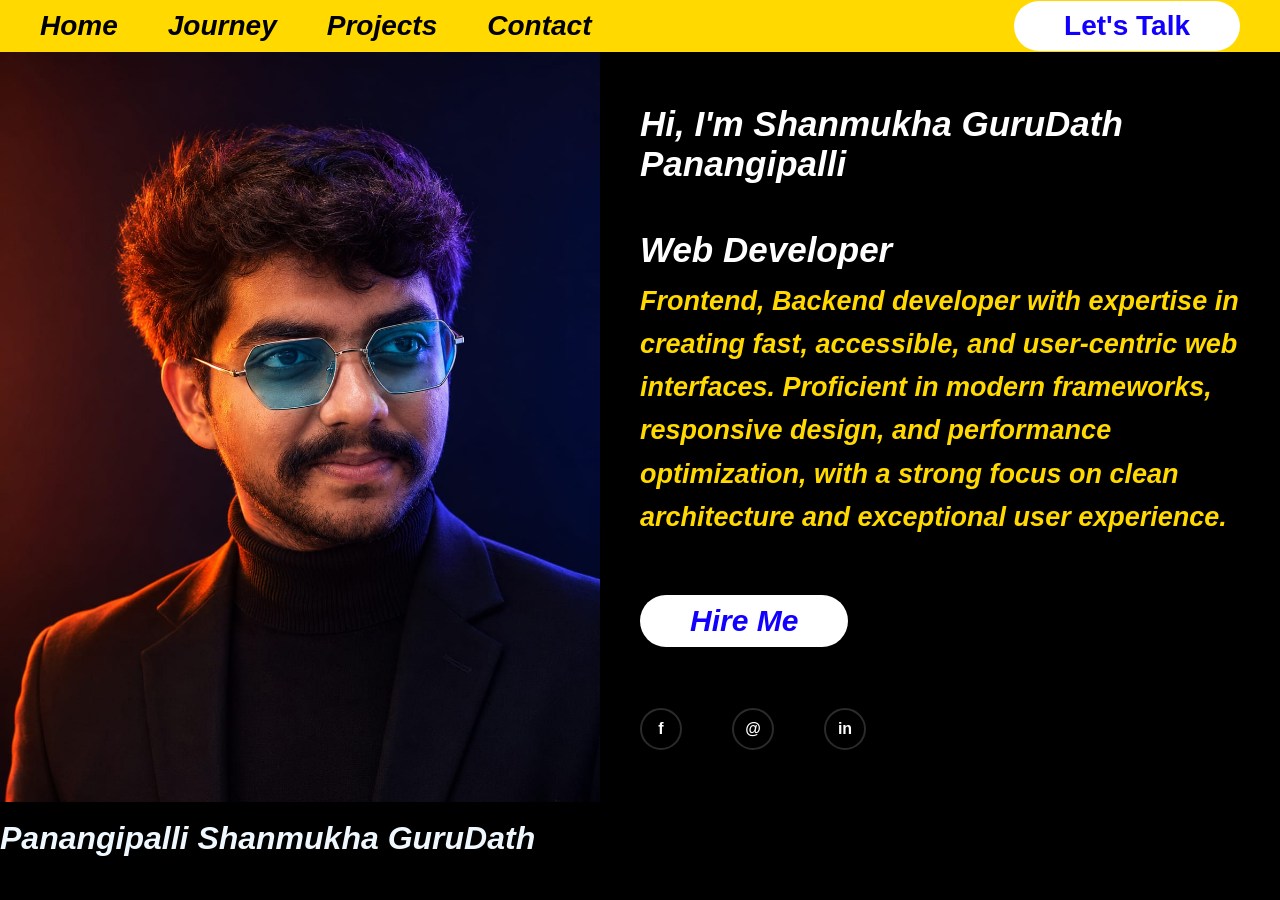
<file: index.html>
<!DOCTYPE html>
<html lang="en">
<head>
    <meta charset="UTF-8">
    <meta name="viewport" content="width=device-width, initial-scale=1.0">
    <title>Portfolio</title>
    <link rel="stylesheet" href="style.css">
</head>
<body>
    <div class="top-bar">
        <div class="nav-container">
            <div class="nav-left">
                <span><i><a href="index.html">Home</a></i></span>
                <span><i><a href="Journey.html">Journey</a></i></span>
                <span><i><a href="Projects.html">Projects</a></i></span>
                <span><i><a href="Contact.html">Contact</a></i></span>
            </div>
            <button class="talk-btn"><b>Let's Talk</b></button>
        </div>
    </div>

    <div class="hero-section">
        <div class="profile">
            <img src="myphoto.jpeg" alt="My Photo" height="850" width="600">
        </div>
        
        
<div>

<div class="hi">
    <div class="text1">
        <h1 class="line1"><i>Hi, I'm Shanmukha GuruDath Panangipalli</i></h1><br><br>
        <h1 class="line1"><i>Web Developer</i></h1>
        
        <h1 class="line2">
        <i><p>
            Frontend, Backend developer with expertise in creating fast, accessible,
            and user-centric web interfaces. Proficient in modern frameworks,
            responsive design, and performance optimization, with a strong focus
            on clean architecture and exceptional user experience.
        </p></i></h1>
        <br><br>
        <button class="Hire"><b><i>Hire Me</i></b></button>
        <br><br><br>
        <div class="social-icons">
    <div class="social-text">
    <a href="#">f</a>
    <a href="#">@</a>
    <a href="https://www.linkedin.com/in/panangipalli-shanmukha-gurudath-939b20364?utm_source=share_via&utm_content=profile&utm_medium=member_android">in</a>
    
</div>
</div>
</div>
</div>
    </div>
    </div>
<br>
<div class="rome">
    <h1><h1><i>Panangipalli Shanmukha GuruDath</i></h1></h1>
</div>
</body>
</html>
</file>
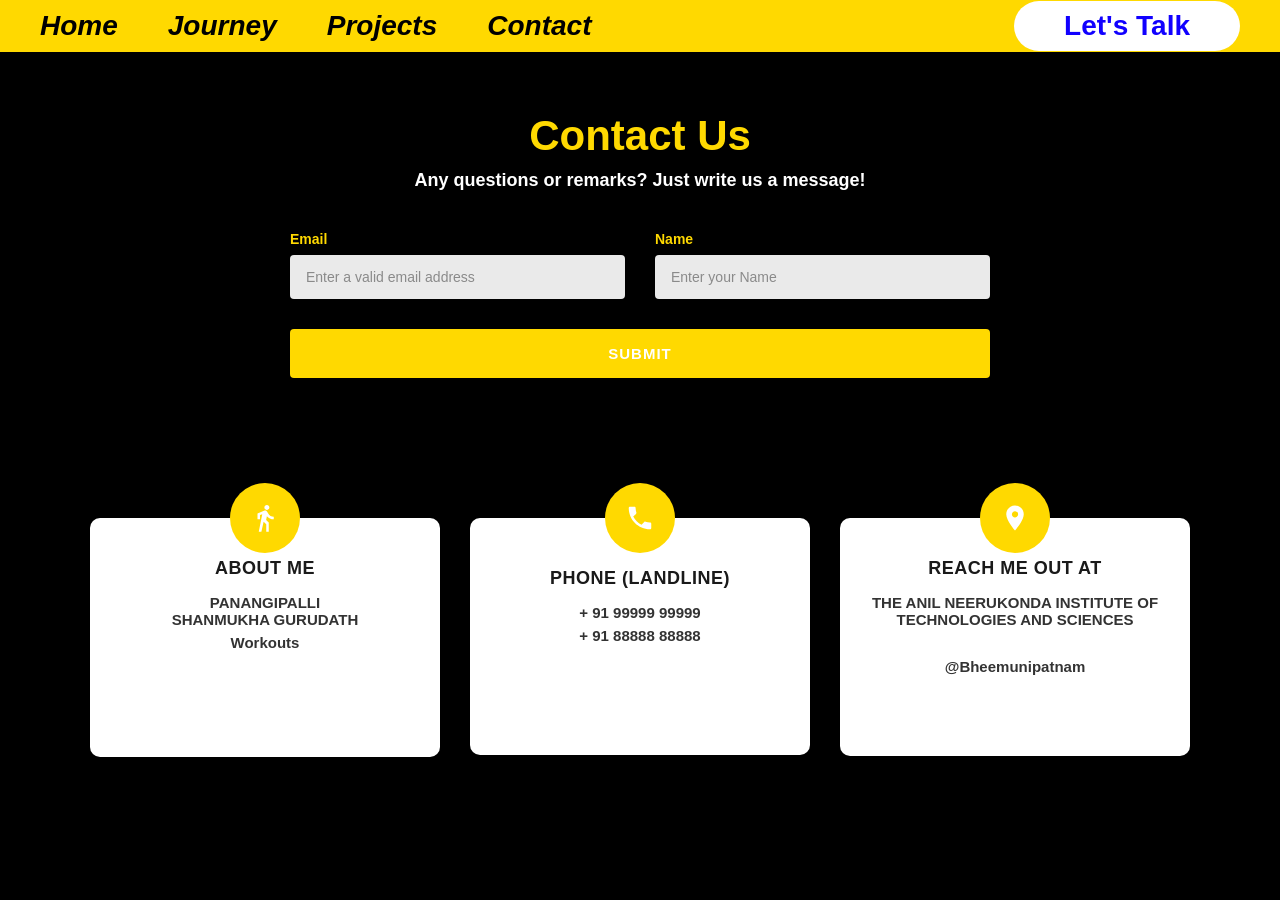
<file: Contact.html>
<!DOCTYPE html>
<html lang="en">
<head>
    <meta charset="UTF-8">
    <meta name="viewport" content="width=device-width, initial-scale=1.0">
    <title>Contact</title>
    <link rel="stylesheet" href="Contact.css">
</head>
<body>
    <div class="top-bar">
    <div class="nav-container">
        <div class="nav-left">
            <span><i><a href="index.html">Home</a></i></span>
            <span><i><a href="Journey.html">Journey</a></i></span>
            <span><i><a href="Projects.html">Projects</a></i></span>
            <span><i><a href="Contact.html">Contact</a></i></span>
        </div>
        <button class="talk-btn"><b>Let's Talk</b></button>
    </div>
    </div>
    <!-- New Contact Form Section -->
    <section class="contact-form-section">
        <h1 class="contact-title">Contact Us</h1>
        <p class="contact-subtitle">Any questions or remarks? Just write us a message!</p>
        <form class="contact-form">
            <div class="form-row">
                <div class="form-group">
                    <label for="email">Email</label>
                    <input type="email" id="email" placeholder="Enter a valid email address" required>
                </div>
                <div class="form-group">
                    <label for="name">Name</label>
                    <input type="text" id="name" placeholder="Enter your Name" required>
                </div>
            </div>
            <button type="submit" class="submit-btn">SUBMIT</button>
        </form>
    </section>

    <!-- New Info / Icon Section -->
    <section class="info-section">
        <div class="info-item">
            <div class="icon-circle">
                <svg viewBox="0 0 24 24"><path d="M13.5 5.5c1.1 0 2-.9 2-2s-.9-2-2-2-2 .9-2 2 .9 2 2 2zM9.8 8.9L7 23h2.1l1.8-8 2.1 2v6h2v-7.5l-2.1-2 .6-3C14.8 12 16.8 13 19 13v-2c-1.9 0-3.5-1-4.3-2.4l-1-1.6c-.4-.6-1-1-1.7-1-.3 0-.5.1-.8.1L6 8.3V13h2V9.6l1.8-.7z"/></svg>
            </div>
            <h3>ABOUT ME</h3>
            <p><b>PANANGIPALLI <BR> SHANMUKHA GURUDATH</b></p>
            <p><b>Workouts</b></p>
        </div>

        <div class="info-item">
            <div class="icon-circle">
                <svg viewBox="0 0 24 24"><path d="M6.6 10.8c1.4 2.8 3.8 5.1 6.6 6.6l2.2-2.2c.3-.3.7-.4 1-.2 1.1.4 2.4.6 3.6.6.6 0 1 .4 1 1V20c0 .6-.4 1-1 1-9.4 0-17-7.6-17-17 0-.6.4-1 1-1h3.5c.6 0 1 .4 1 1 0 1.2.2 2.5.6 3.6.1.4 0 .8-.3 1.1l-2.2 2.1z"/></svg>
            </div>
            <h3>PHONE (LANDLINE)</h3>
            <p><b>+ 91 99999 99999</b></p>
            <p><b>+ 91 88888 88888</b></p>
        </div>

        <div class="info-item">
            <div class="icon-circle">
                <svg viewBox="0 0 24 24"><path d="M12 2C8.1 2 5 5.1 5 9c0 5.2 7 13 7 13s7-7.8 7-13c0-3.9-3.1-7-7-7zm0 9.5c-1.4 0-2.5-1.1-2.5-2.5S10.6 6.5 12 6.5s2.5 1.1 2.5 2.5S13.4 11.5 12 11.5z"/></svg>
            </div>
            <h3>REACH ME OUT AT</h3>
            <p><b>THE ANIL NEERUKONDA INSTITUTE OF TECHNOLOGIES AND SCIENCES</b></p><br>
            <p><b>@Bheemunipatnam</b></p>
        </div>
    </section>
</body>
</html>
</file>
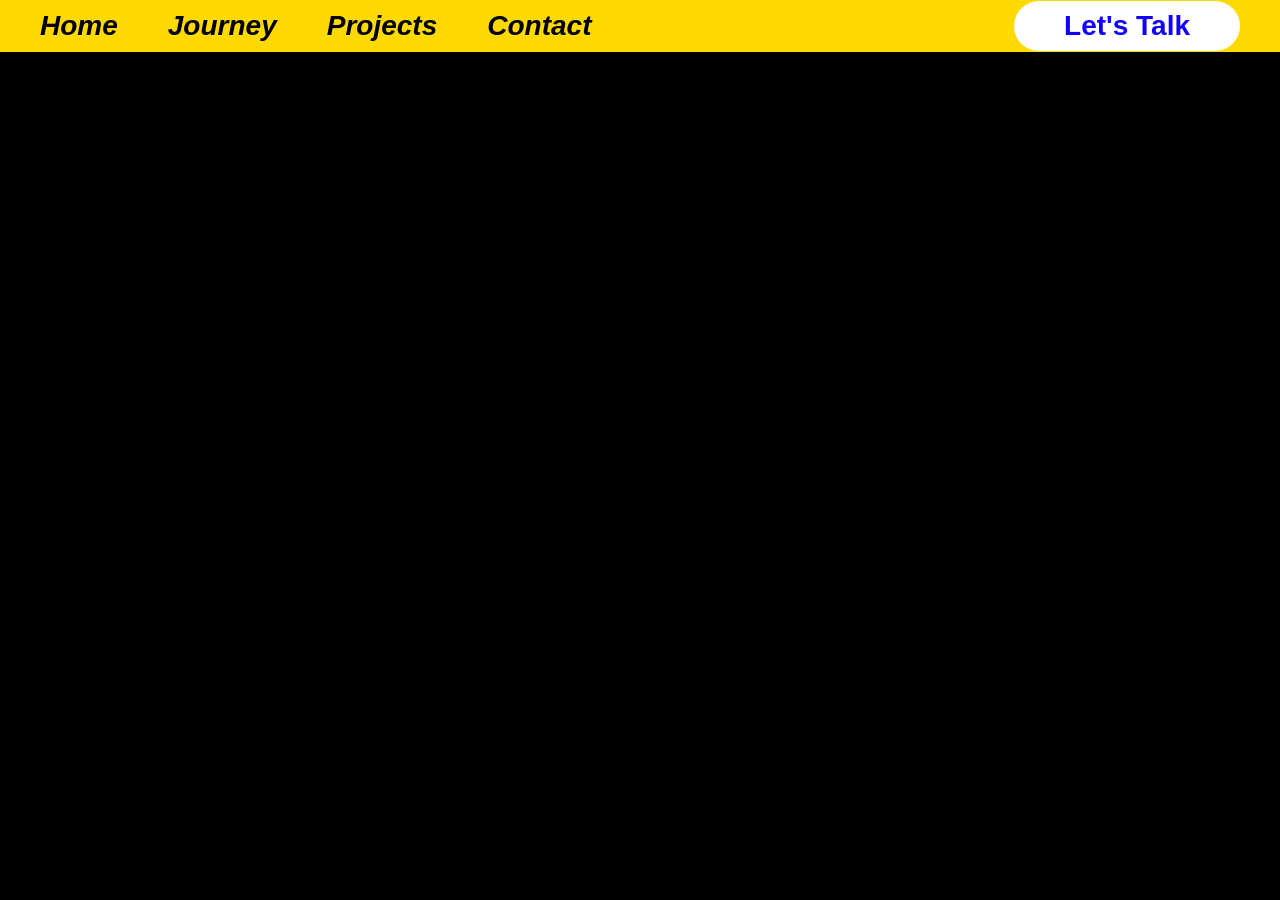
<file: Journey.html>
<!DOCTYPE html>
<html lang="en">
<head>
    <meta charset="UTF-8">
    <meta name="viewport" content="width=device-width, initial-scale=1.0">
    <title>Projects</title>
    <link rel="stylesheet" href="Projects.css">
</head>
<body>
    <div class="top-bar">
        <div class="nav-container">
            <div class="nav-left">
                <span><i><a href="index.html">Home</a></i></span>
                <span><i><a href="Journey.html">Journey</a></i></span>
                <span><i><a href="Projects.html">Projects</a></i></span>
                <span><i><a href="Contact.html">Contact</a></i></span>
            </div>
            <button class="talk-btn"><b>Let's Talk</b></button>
        </div>
    </div>
    
</body>
</html>
</file>
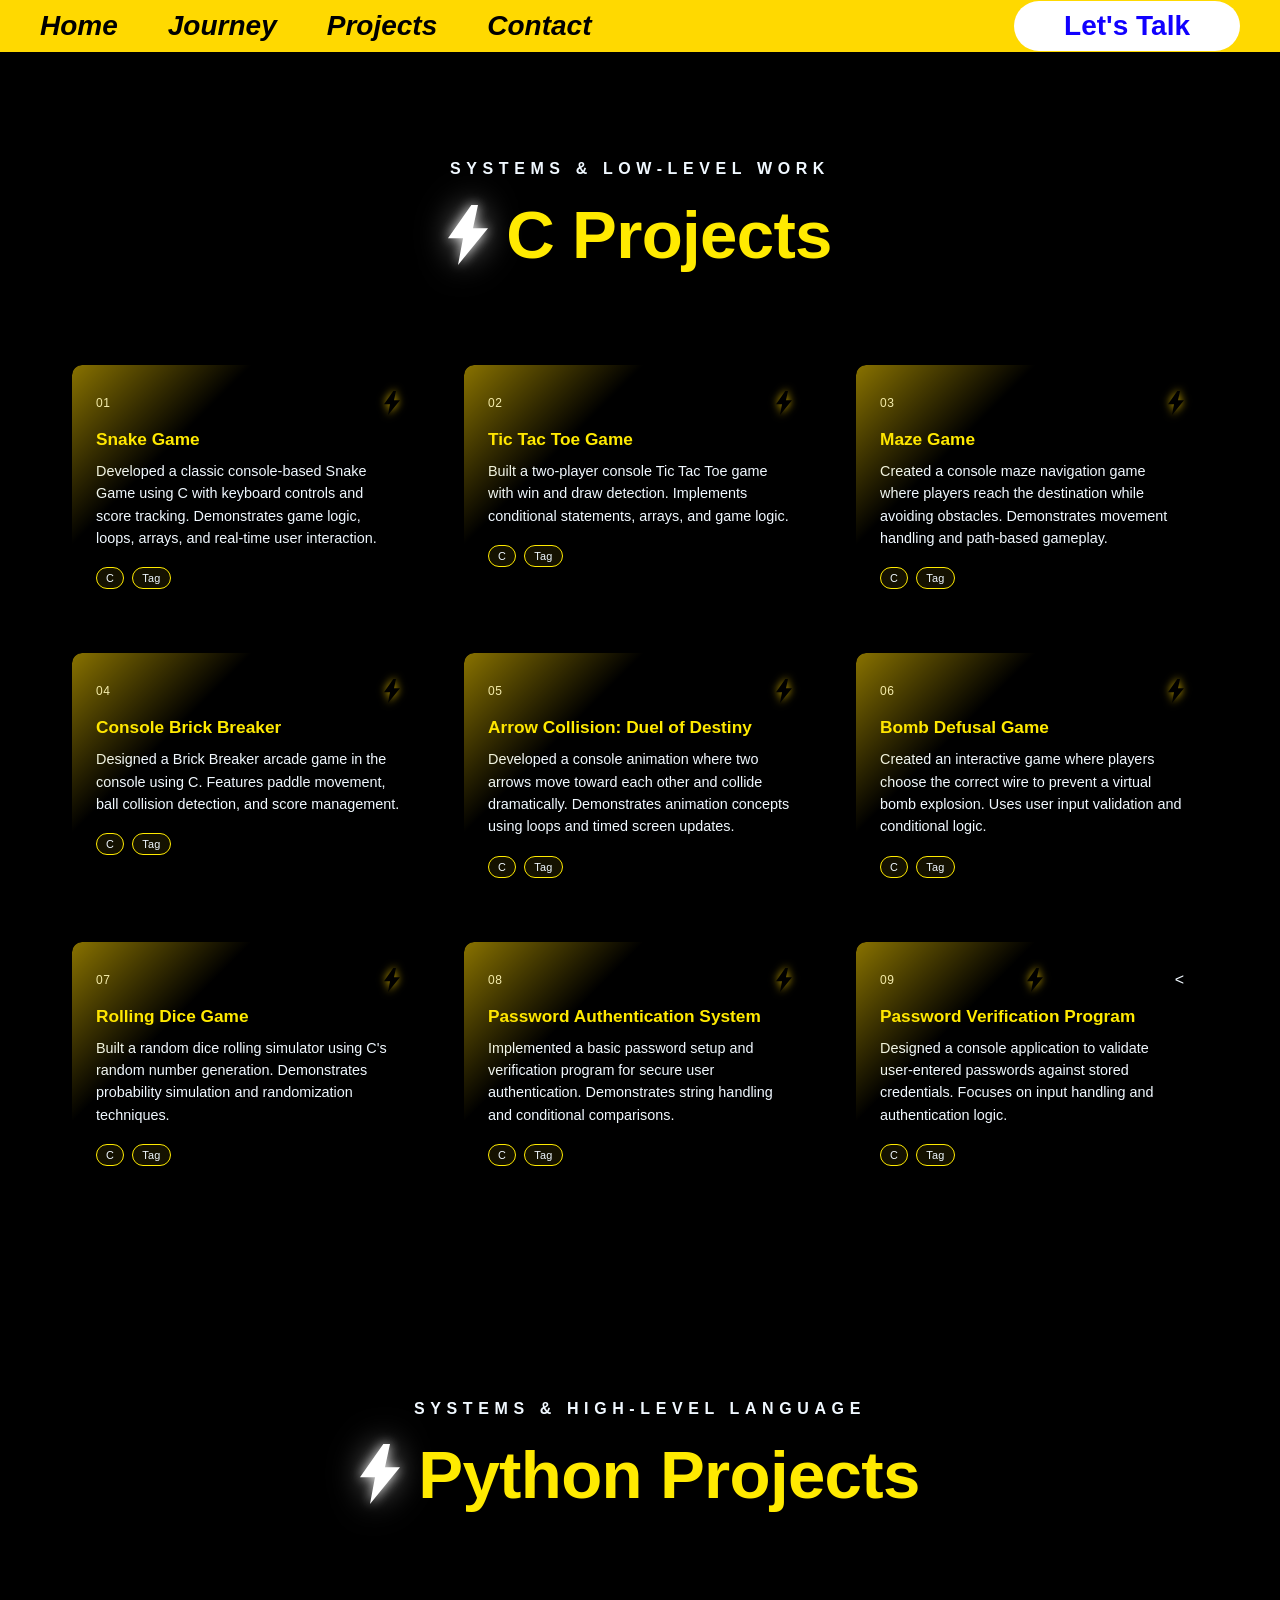
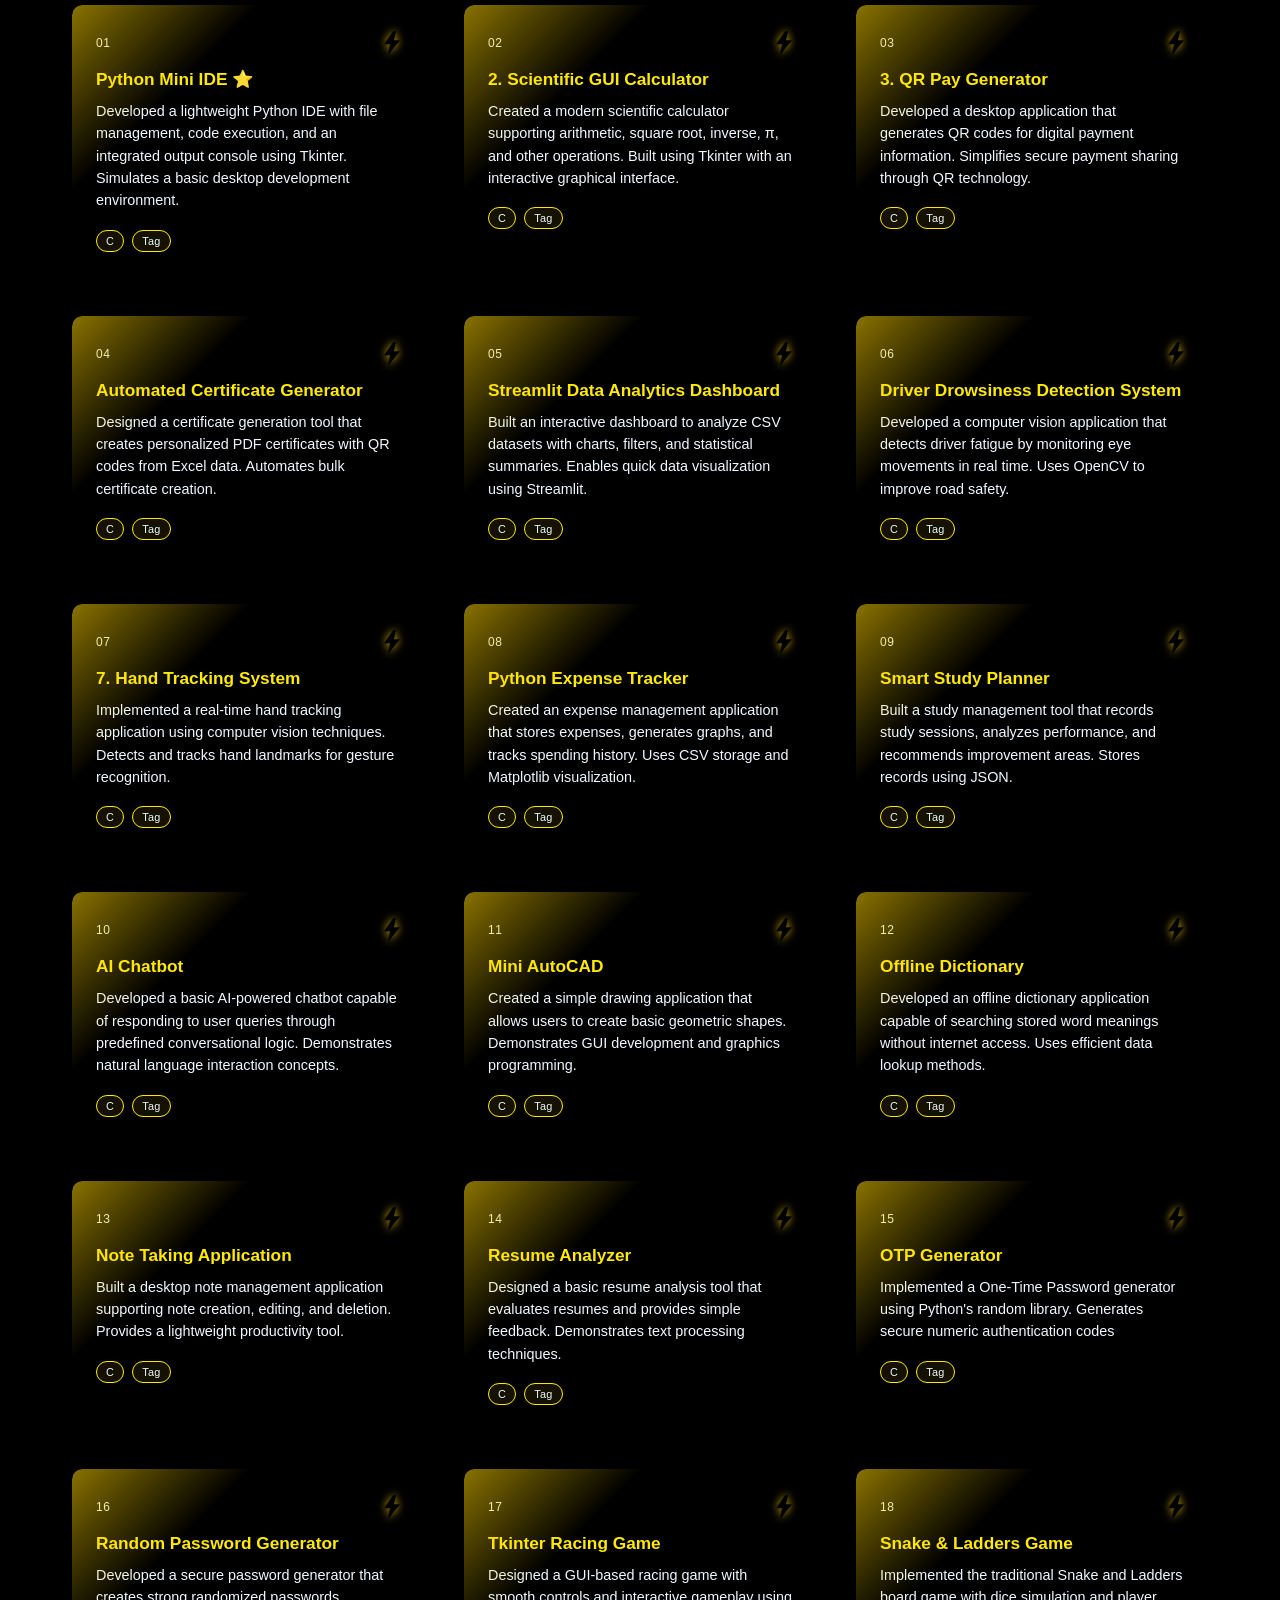
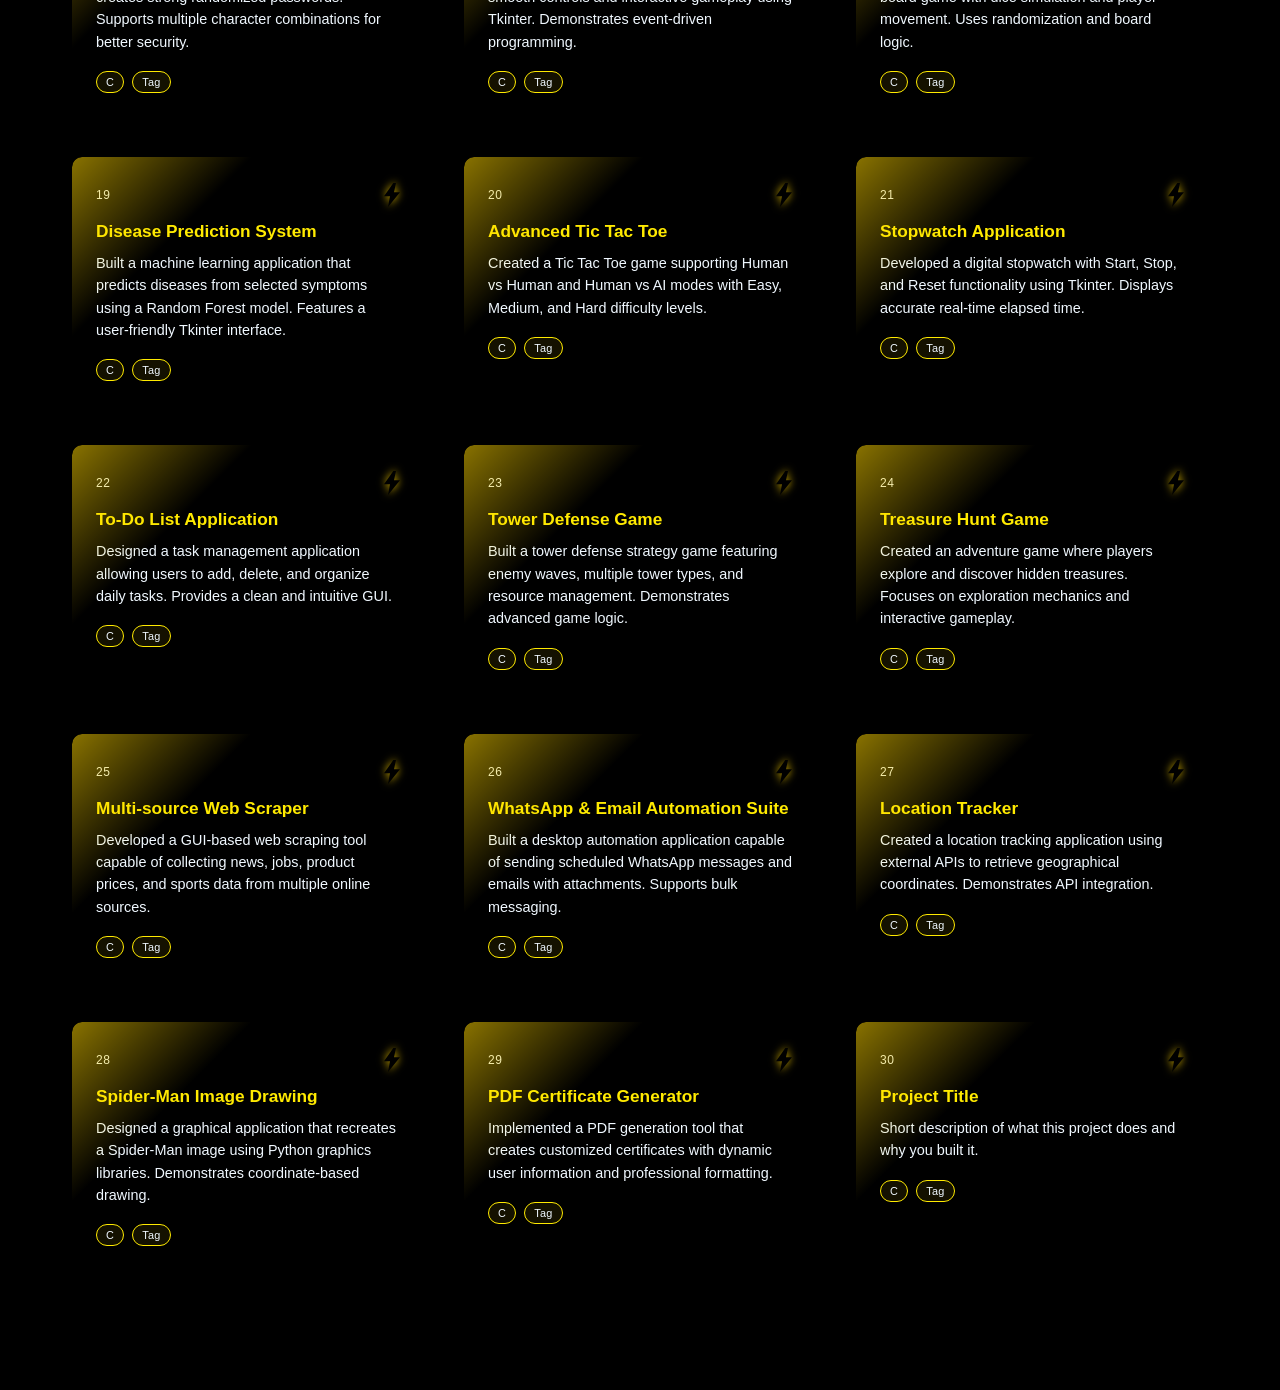
<file: Projects.html>
<!DOCTYPE html>
<html lang="en">
<head>
    <meta charset="UTF-8">
    <meta name="viewport" content="width=device-width, initial-scale=1.0">
    <title>Projects</title>
    <link rel="stylesheet" href="Projects.css">
</head>
<body>
    <div class="top-bar">
        <div class="nav-container">
            <div class="nav-left">
                <span><i><a href="index.html">Home</a></i></span>
                <span><i><a href="Journey.html">Journey</a></i></span>
                <span><i><a href="Projects.html">Projects</a></i></span>
                <span><i><a href="Contact.html">Contact</a></i></span>
            </div>
            <button class="talk-btn"><b>Let's Talk</b></button>
        </div>
    </div>
    <br>
    
    <div class="hero" style="color:rgb(255, 234, 0)">
        <p class="eyebrow" style="color:aliceblue; font-size: 16px;"><b><strong>Systems &amp; Low-Level Work</strong></b></p>
        <div class="cprojects">
            <h1>
                <svg class="bolt" viewBox="0 0 24 36" xmlns="http://www.w3.org/2000/svg">
                    <path d="M14 0L0 20h9l-3 16L24 14h-9L18 0z"/>
                </svg>
                <i><u><span class="accent">C</span> Projects</u></i>
            </h1>
        </div>
        <p class="subtext"><!-- EDIT ME: short intro line about your C work --></p>
    </div>
 
    <div class="grid">
 
        <div class="card">
            <div class="card-top">
                <span class="card-index">01</span>
                <svg class="card-bolt" viewBox="0 0 24 36" xmlns="http://www.w3.org/2000/svg">
                    <path d="M14 0L0 20h9l-3 16L24 14h-9L18 0z"/>
                </svg>
            </div>
            <h3 style="color:rgb(255, 234, 0)">Snake Game</h3>
            <p>Developed a classic console-based Snake Game using C with keyboard controls and score tracking. Demonstrates game logic, loops, arrays, and real-time user interaction.</p>
            <div class="tags"><span>C</span><span>Tag</span></div>
        </div>
 
        <div class="card">
            <div class="card-top">
                <span class="card-index">02</span>
                <svg class="card-bolt" viewBox="0 0 24 36" xmlns="http://www.w3.org/2000/svg">
                    <path d="M14 0L0 20h9l-3 16L24 14h-9L18 0z"/>
                </svg>
            </div>
            <h3 style="color:rgb(255, 234, 0)">Tic Tac Toe Game</h3>
            <p>Built a two-player console Tic Tac Toe game with win and draw detection. Implements conditional statements, arrays, and game logic.</p>
            <div class="tags"><span>C</span><span>Tag</span></div>
        </div>
 
        <div class="card">
            <div class="card-top">
                <span class="card-index">03</span>
                <svg class="card-bolt" viewBox="0 0 24 36" xmlns="http://www.w3.org/2000/svg">
                    <path d="M14 0L0 20h9l-3 16L24 14h-9L18 0z"/>
                </svg>
            </div>
            <h3 style="color:rgb(255, 234, 0)">Maze Game</h3>
            <p>Created a console maze navigation game where players reach the destination while avoiding obstacles. Demonstrates movement handling and path-based gameplay.</p>
            <div class="tags"><span>C</span><span>Tag</span></div>
        </div>
 
        <div class="card">
            <div class="card-top">
                <span class="card-index">04</span>
                <svg class="card-bolt" viewBox="0 0 24 36" xmlns="http://www.w3.org/2000/svg">
                    <path d="M14 0L0 20h9l-3 16L24 14h-9L18 0z"/>
                </svg>
            </div>
            <h3 style="color:rgb(255, 234, 0)">Console Brick Breaker</h3>
            <p>Designed a Brick Breaker arcade game in the console using C. Features paddle movement, ball collision detection, and score management.</p>
            <div class="tags"><span>C</span><span>Tag</span></div>
        </div>
 
        <div class="card">
            <div class="card-top">
                <span class="card-index">05</span>
                <svg class="card-bolt" viewBox="0 0 24 36" xmlns="http://www.w3.org/2000/svg">
                    <path d="M14 0L0 20h9l-3 16L24 14h-9L18 0z"/>
                </svg>
            </div>
            <h3 style="color:rgb(255, 234, 0)">Arrow Collision: Duel of Destiny</h3>
            <p>Developed a console animation where two arrows move toward each other and collide dramatically. Demonstrates animation concepts using loops and timed screen updates.</p>
            <div class="tags"><span>C</span><span>Tag</span></div>
        </div>
 
        <div class="card">
            <div class="card-top">
                <span class="card-index">06</span>
                <svg class="card-bolt" viewBox="0 0 24 36" xmlns="http://www.w3.org/2000/svg">
                    <path d="M14 0L0 20h9l-3 16L24 14h-9L18 0z"/>
                </svg>
            </div>
            <h3 style="color:rgb(255, 234, 0)">Bomb Defusal Game</h3>
            <p>Created an interactive game where players choose the correct wire to prevent a virtual bomb explosion. Uses user input validation and conditional logic.</p>
            <div class="tags"><span>C</span><span>Tag</span></div>
        </div>
 
        <div class="card">
            <div class="card-top">
                <span class="card-index">07</span>
                <svg class="card-bolt" viewBox="0 0 24 36" xmlns="http://www.w3.org/2000/svg">
                    <path d="M14 0L0 20h9l-3 16L24 14h-9L18 0z"/>
                </svg>
            </div>
            <h3 style="color:rgb(255, 234, 0)">Rolling Dice Game</h3>
            <p>Built a random dice rolling simulator using C's random number generation. Demonstrates probability simulation and randomization techniques.</p>
            <div class="tags"><span>C</span><span>Tag</span></div>
        </div>
 
        <div class="card">
            <div class="card-top">
                <span class="card-index">08</span>
                <svg class="card-bolt" viewBox="0 0 24 36" xmlns="http://www.w3.org/2000/svg">
                    <path d="M14 0L0 20h9l-3 16L24 14h-9L18 0z"/>
                </svg>
            </div>
            <h3 style="color:rgb(255, 234, 0)">Password Authentication System</h3>
            <p>Implemented a basic password setup and verification program for secure user authentication. Demonstrates string handling and conditional comparisons.</p>
            <div class="tags"><span>C</span><span>Tag</span></div>
        </div>
 
        <div class="card">
            <div class="card-top">
                <span class="card-index">09</span>
                <svg class="card-bolt" viewBox="0 0 24 36" xmlns="http://www.w3.org/2000/svg">
                    <path d="M14 0L0 20h9l-3 16L24 14h-9L18 0z"/>
                </svg><
            </div>
            <h3 style="color:rgb(255, 234, 0)">Password Verification Program</h3>
            <p>Designed a console application to validate user-entered passwords against stored credentials. Focuses on input handling and authentication logic.</p>
            <div class="tags"><span>C</span><span>Tag</span></div>
        </div>
    
    </div>
    <div class="hero" style="color:rgb(255, 234, 0)">
        <p class="eyebrow" style="color:aliceblue; font-size: 16px;"><b><strong>Systems &amp; High-Level Language</strong></b></p>
        <div class="cprojects">
            <h1>
                <svg class="bolt" viewBox="0 0 24 36" xmlns="http://www.w3.org/2000/svg">
                    <path d="M14 0L0 20h9l-3 16L24 14h-9L18 0z"/>
                </svg>
                <i><u><span class="accent">Python</span> Projects</u></i>
            </h1>
        </div>
        <p class="subtext"><!-- EDIT ME: short intro line about your C work --></p>
    </div>
 
    <div class="grid">
 
        <div class="card">
            <div class="card-top">
                <span class="card-index">01</span>
                <svg class="card-bolt" viewBox="0 0 24 36" xmlns="http://www.w3.org/2000/svg">
                    <path d="M14 0L0 20h9l-3 16L24 14h-9L18 0z"/>
                </svg>
            </div>
            <h3 style="color:rgb(255, 234, 0)">Python Mini IDE ⭐</h3>
            <p>Developed a lightweight Python IDE with file management, code execution, and an integrated output console using Tkinter. Simulates a basic desktop development environment.</p>
            <div class="tags"><span>C</span><span>Tag</span></div>
        </div>
 
        <div class="card">
            <div class="card-top">
                <span class="card-index">02</span>
                <svg class="card-bolt" viewBox="0 0 24 36" xmlns="http://www.w3.org/2000/svg">
                    <path d="M14 0L0 20h9l-3 16L24 14h-9L18 0z"/>
                </svg>
            </div>
            <h3 style="color:rgb(255, 234, 0)">2. Scientific GUI Calculator</h3>
            <p>Created a modern scientific calculator supporting arithmetic, square root, inverse, π, and other operations. Built using Tkinter with an interactive graphical interface.</p>
            <div class="tags"><span>C</span><span>Tag</span></div>
        </div>
 
        <div class="card">
            <div class="card-top">
                <span class="card-index">03</span>
                <svg class="card-bolt" viewBox="0 0 24 36" xmlns="http://www.w3.org/2000/svg">
                    <path d="M14 0L0 20h9l-3 16L24 14h-9L18 0z"/>
                </svg>
            </div>
            <h3 style="color:rgb(255, 234, 0)">3. QR Pay Generator</h3>
            <p>Developed a desktop application that generates QR codes for digital payment information. Simplifies secure payment sharing through QR technology.</p>
            <div class="tags"><span>C</span><span>Tag</span></div>
        </div>
 
        <div class="card">
            <div class="card-top">
                <span class="card-index">04</span>
                <svg class="card-bolt" viewBox="0 0 24 36" xmlns="http://www.w3.org/2000/svg">
                    <path d="M14 0L0 20h9l-3 16L24 14h-9L18 0z"/>
                </svg>
            </div>
            <h3 style="color:rgb(255, 234, 0)">Automated Certificate Generator</h3>
            <p>Designed a certificate generation tool that creates personalized PDF certificates with QR codes from Excel data. Automates bulk certificate creation.</p>
            <div class="tags"><span>C</span><span>Tag</span></div>
        </div>
 
        <div class="card">
            <div class="card-top">
                <span class="card-index">05</span>
                <svg class="card-bolt" viewBox="0 0 24 36" xmlns="http://www.w3.org/2000/svg">
                    <path d="M14 0L0 20h9l-3 16L24 14h-9L18 0z"/>
                </svg>
            </div>
            <h3 style="color:rgb(255, 234, 0)">Streamlit Data Analytics Dashboard</h3>
            <p>Built an interactive dashboard to analyze CSV datasets with charts, filters, and statistical summaries. Enables quick data visualization using Streamlit.</p>
            <div class="tags"><span>C</span><span>Tag</span></div>
        </div>
 
        <div class="card">
            <div class="card-top">
                <span class="card-index">06</span>
                <svg class="card-bolt" viewBox="0 0 24 36" xmlns="http://www.w3.org/2000/svg">
                    <path d="M14 0L0 20h9l-3 16L24 14h-9L18 0z"/>
                </svg>
            </div>
            <h3 style="color:rgb(255, 234, 0)">Driver Drowsiness Detection System</h3>
            <p>Developed a computer vision application that detects driver fatigue by monitoring eye movements in real time. Uses OpenCV to improve road safety.</p>
            <div class="tags"><span>C</span><span>Tag</span></div>
        </div>
 
        <div class="card">
            <div class="card-top">
                <span class="card-index">07</span>
                <svg class="card-bolt" viewBox="0 0 24 36" xmlns="http://www.w3.org/2000/svg">
                    <path d="M14 0L0 20h9l-3 16L24 14h-9L18 0z"/>
                </svg>
            </div>
            <h3 style="color:rgb(255, 234, 0)">7. Hand Tracking System</h3>
            <p>Implemented a real-time hand tracking application using computer vision techniques. Detects and tracks hand landmarks for gesture recognition.</p>
            <div class="tags"><span>C</span><span>Tag</span></div>
        </div>
 
        <div class="card">
            <div class="card-top">
                <span class="card-index">08</span>
                <svg class="card-bolt" viewBox="0 0 24 36" xmlns="http://www.w3.org/2000/svg">
                    <path d="M14 0L0 20h9l-3 16L24 14h-9L18 0z"/>
                </svg>
            </div>
            <h3 style="color:rgb(255, 234, 0)">Python Expense Tracker</h3>
            <p>Created an expense management application that stores expenses, generates graphs, and tracks spending history. Uses CSV storage and Matplotlib visualization.</p>
            <div class="tags"><span>C</span><span>Tag</span></div>
        </div>
 
        <div class="card">
            <div class="card-top">
                <span class="card-index">09</span>
                <svg class="card-bolt" viewBox="0 0 24 36" xmlns="http://www.w3.org/2000/svg">
                    <path d="M14 0L0 20h9l-3 16L24 14h-9L18 0z"/>
                </svg>
            </div>
            <h3 style="color:rgb(255, 234, 0)">Smart Study Planner</h3>
            <p>Built a study management tool that records study sessions, analyzes performance, and recommends improvement areas. Stores records using JSON.</p>
            <div class="tags"><span>C</span><span>Tag</span></div>
        </div>

        <div class="card">
            <div class="card-top">
                <span class="card-index">10</span>
                <svg class="card-bolt" viewBox="0 0 24 36" xmlns="http://www.w3.org/2000/svg">
                    <path d="M14 0L0 20h9l-3 16L24 14h-9L18 0z"/>
                </svg>
            </div>
            <h3 style="color:rgb(255, 234, 0)">AI Chatbot</h3>
            <p>Developed a basic AI-powered chatbot capable of responding to user queries through predefined conversational logic. Demonstrates natural language interaction concepts.</p>
            <div class="tags"><span>C</span><span>Tag</span></div>
        </div>

        <div class="card">
            <div class="card-top">
                <span class="card-index">11</span>
                <svg class="card-bolt" viewBox="0 0 24 36" xmlns="http://www.w3.org/2000/svg">
                    <path d="M14 0L0 20h9l-3 16L24 14h-9L18 0z"/>
                </svg>
            </div>
            <h3 style="color:rgb(255, 234, 0)">Mini AutoCAD</h3>
            <p>Created a simple drawing application that allows users to create basic geometric shapes. Demonstrates GUI development and graphics programming.</p>
            <div class="tags"><span>C</span><span>Tag</span></div>
        </div>

        <div class="card">
            <div class="card-top">
                <span class="card-index">12</span>
                <svg class="card-bolt" viewBox="0 0 24 36" xmlns="http://www.w3.org/2000/svg">
                    <path d="M14 0L0 20h9l-3 16L24 14h-9L18 0z"/>
                </svg>
            </div>
            <h3 style="color:rgb(255, 234, 0)">Offline Dictionary</h3>
            <p>Developed an offline dictionary application capable of searching stored word meanings without internet access. Uses efficient data lookup methods.</p>
            <div class="tags"><span>C</span><span>Tag</span></div>
        </div>

        <div class="card">
            <div class="card-top">
                <span class="card-index">13</span>
                <svg class="card-bolt" viewBox="0 0 24 36" xmlns="http://www.w3.org/2000/svg">
                    <path d="M14 0L0 20h9l-3 16L24 14h-9L18 0z"/>
                </svg>
            </div>
            <h3 style="color:rgb(255, 234, 0)">Note Taking Application</h3>
            <p>Built a desktop note management application supporting note creation, editing, and deletion. Provides a lightweight productivity tool.</p>
            <div class="tags"><span>C</span><span>Tag</span></div>
        </div>

        <div class="card">
            <div class="card-top">
                <span class="card-index">14</span>
                <svg class="card-bolt" viewBox="0 0 24 36" xmlns="http://www.w3.org/2000/svg">
                    <path d="M14 0L0 20h9l-3 16L24 14h-9L18 0z"/>
                </svg>
            </div>
            <h3 style="color:rgb(255, 234, 0)">Resume Analyzer</h3>
            <p>Designed a basic resume analysis tool that evaluates resumes and provides simple feedback. Demonstrates text processing techniques.</p>
            <div class="tags"><span>C</span><span>Tag</span></div>
        </div>

        <div class="card">
            <div class="card-top">
                <span class="card-index">15</span>
                <svg class="card-bolt" viewBox="0 0 24 36" xmlns="http://www.w3.org/2000/svg">
                    <path d="M14 0L0 20h9l-3 16L24 14h-9L18 0z"/>
                </svg>
            </div>
            <h3 style="color:rgb(255, 234, 0)">OTP Generator</h3>
            <p>Implemented a One-Time Password generator using Python's random library. Generates secure numeric authentication codes</p>
            <div class="tags"><span>C</span><span>Tag</span></div>
        </div>

        <div class="card">
            <div class="card-top">
                <span class="card-index">16</span>
                <svg class="card-bolt" viewBox="0 0 24 36" xmlns="http://www.w3.org/2000/svg">
                    <path d="M14 0L0 20h9l-3 16L24 14h-9L18 0z"/>
                </svg>
            </div>
            <h3 style="color:rgb(255, 234, 0)">Random Password Generator</h3>
            <p>Developed a secure password generator that creates strong randomized passwords. Supports multiple character combinations for better security.</p>
            <div class="tags"><span>C</span><span>Tag</span></div>
        </div>

        <div class="card">
            <div class="card-top">
                <span class="card-index">17</span>
                <svg class="card-bolt" viewBox="0 0 24 36" xmlns="http://www.w3.org/2000/svg">
                    <path d="M14 0L0 20h9l-3 16L24 14h-9L18 0z"/>
                </svg>
            </div>
            <h3 style="color:rgb(255, 234, 0)">Tkinter Racing Game</h3>
            <p>Designed a GUI-based racing game with smooth controls and interactive gameplay using Tkinter. Demonstrates event-driven programming.</p>
            <div class="tags"><span>C</span><span>Tag</span></div>
        </div>

        <div class="card">
            <div class="card-top">
                <span class="card-index">18</span>
                <svg class="card-bolt" viewBox="0 0 24 36" xmlns="http://www.w3.org/2000/svg">
                    <path d="M14 0L0 20h9l-3 16L24 14h-9L18 0z"/>
                </svg>
            </div>
            <h3 style="color:rgb(255, 234, 0)">Snake & Ladders Game</h3>
            <p>Implemented the traditional Snake and Ladders board game with dice simulation and player movement. Uses randomization and board logic.</p>
            <div class="tags"><span>C</span><span>Tag</span></div>
        </div>

        <div class="card">
            <div class="card-top">
                <span class="card-index">19</span>
                <svg class="card-bolt" viewBox="0 0 24 36" xmlns="http://www.w3.org/2000/svg">
                    <path d="M14 0L0 20h9l-3 16L24 14h-9L18 0z"/>
                </svg>
            </div>
            <h3 style="color:rgb(255, 234, 0)">Disease Prediction System</h3>
            <p>Built a machine learning application that predicts diseases from selected symptoms using a Random Forest model. Features a user-friendly Tkinter interface.</p>
            <div class="tags"><span>C</span><span>Tag</span></div>
        </div>

        <div class="card">
            <div class="card-top">
                <span class="card-index">20</span>
                <svg class="card-bolt" viewBox="0 0 24 36" xmlns="http://www.w3.org/2000/svg">
                    <path d="M14 0L0 20h9l-3 16L24 14h-9L18 0z"/>
                </svg>
            </div>
            <h3 style="color:rgb(255, 234, 0)">Advanced Tic Tac Toe</h3>
            <p>Created a Tic Tac Toe game supporting Human vs Human and Human vs AI modes with Easy, Medium, and Hard difficulty levels.</p>
            <div class="tags"><span>C</span><span>Tag</span></div>
        </div>

        <div class="card">
            <div class="card-top">
                <span class="card-index">21</span>
                <svg class="card-bolt" viewBox="0 0 24 36" xmlns="http://www.w3.org/2000/svg">
                    <path d="M14 0L0 20h9l-3 16L24 14h-9L18 0z"/>
                </svg>
            </div>
            <h3 style="color:rgb(255, 234, 0)">Stopwatch Application</h3>
            <p>Developed a digital stopwatch with Start, Stop, and Reset functionality using Tkinter. Displays accurate real-time elapsed time.</p>
            <div class="tags"><span>C</span><span>Tag</span></div>
        </div>

        <div class="card">
            <div class="card-top">
                <span class="card-index">22</span>
                <svg class="card-bolt" viewBox="0 0 24 36" xmlns="http://www.w3.org/2000/svg">
                    <path d="M14 0L0 20h9l-3 16L24 14h-9L18 0z"/>
                </svg>
            </div>
            <h3 style="color:rgb(255, 234, 0)">To-Do List Application</h3>
            <p>Designed a task management application allowing users to add, delete, and organize daily tasks. Provides a clean and intuitive GUI.</p>
            <div class="tags"><span>C</span><span>Tag</span></div>
        </div>

        <div class="card">
            <div class="card-top">
                <span class="card-index">23</span>
                <svg class="card-bolt" viewBox="0 0 24 36" xmlns="http://www.w3.org/2000/svg">
                    <path d="M14 0L0 20h9l-3 16L24 14h-9L18 0z"/>
                </svg>
            </div>
            <h3 style="color:rgb(255, 234, 0)">Tower Defense Game</h3>
            <p>Built a tower defense strategy game featuring enemy waves, multiple tower types, and resource management. Demonstrates advanced game logic.</p>
            <div class="tags"><span>C</span><span>Tag</span></div>
        </div>

        <div class="card">
            <div class="card-top">
                <span class="card-index">24</span>
                <svg class="card-bolt" viewBox="0 0 24 36" xmlns="http://www.w3.org/2000/svg">
                    <path d="M14 0L0 20h9l-3 16L24 14h-9L18 0z"/>
                </svg>
            </div>
            <h3 style="color:rgb(255, 234, 0)">Treasure Hunt Game</h3>
            <p>Created an adventure game where players explore and discover hidden treasures. Focuses on exploration mechanics and interactive gameplay.</p>
            <div class="tags"><span>C</span><span>Tag</span></div>
        </div>

        <div class="card">
            <div class="card-top">
                <span class="card-index">25</span>
                <svg class="card-bolt" viewBox="0 0 24 36" xmlns="http://www.w3.org/2000/svg">
                    <path d="M14 0L0 20h9l-3 16L24 14h-9L18 0z"/>
                </svg>
            </div>
            <h3 style="color:rgb(255, 234, 0)">Multi-source Web Scraper</h3>
            <p>Developed a GUI-based web scraping tool capable of collecting news, jobs, product prices, and sports data from multiple online sources.</p>
            <div class="tags"><span>C</span><span>Tag</span></div>
        </div>

        <div class="card">
            <div class="card-top">
                <span class="card-index">26</span>
                <svg class="card-bolt" viewBox="0 0 24 36" xmlns="http://www.w3.org/2000/svg">
                    <path d="M14 0L0 20h9l-3 16L24 14h-9L18 0z"/>
                </svg>
            </div>
            <h3 style="color:rgb(255, 234, 0)">WhatsApp & Email Automation Suite</h3>
            <p>Built a desktop automation application capable of sending scheduled WhatsApp messages and emails with attachments. Supports bulk messaging.</p>
            <div class="tags"><span>C</span><span>Tag</span></div>
        </div>

        <div class="card">
            <div class="card-top">
                <span class="card-index">27</span>
                <svg class="card-bolt" viewBox="0 0 24 36" xmlns="http://www.w3.org/2000/svg">
                    <path d="M14 0L0 20h9l-3 16L24 14h-9L18 0z"/>
                </svg>
            </div>
            <h3 style="color:rgb(255, 234, 0)">Location Tracker</h3>
            <p>Created a location tracking application using external APIs to retrieve geographical coordinates. Demonstrates API integration.</p>
            <div class="tags"><span>C</span><span>Tag</span></div>
        </div>

        <div class="card">
            <div class="card-top">
                <span class="card-index">28</span>
                <svg class="card-bolt" viewBox="0 0 24 36" xmlns="http://www.w3.org/2000/svg">
                    <path d="M14 0L0 20h9l-3 16L24 14h-9L18 0z"/>
                </svg>
            </div>
            <h3 style="color:rgb(255, 234, 0)">Spider-Man Image Drawing</h3>
            <p>Designed a graphical application that recreates a Spider-Man image using Python graphics libraries. Demonstrates coordinate-based drawing.</p>
            <div class="tags"><span>C</span><span>Tag</span></div>
        </div>

        <div class="card">
            <div class="card-top">
                <span class="card-index">29</span>
                <svg class="card-bolt" viewBox="0 0 24 36" xmlns="http://www.w3.org/2000/svg">
                    <path d="M14 0L0 20h9l-3 16L24 14h-9L18 0z"/>
                </svg>
            </div>
            <h3 style="color:rgb(255, 234, 0)">PDF Certificate Generator</h3>
            <p>Implemented a PDF generation tool that creates customized certificates with dynamic user information and professional formatting.</p>
            <div class="tags"><span>C</span><span>Tag</span></div>
        </div>

        <div class="card">
            <div class="card-top">
                <span class="card-index">30</span>
                <svg class="card-bolt" viewBox="0 0 24 36" xmlns="http://www.w3.org/2000/svg">
                    <path d="M14 0L0 20h9l-3 16L24 14h-9L18 0z"/>
                </svg>
            </div>
            <h3 style="color:rgb(255, 234, 0)">Project Title</h3>
            <p>Short description of what this project does and why you built it.</p>
            <div class="tags"><span>C</span><span>Tag</span></div>
        </div>

        
    
    </div>
    
</body>
</html>
</file>
<file: style.css>
* {
    margin: 0;
    padding: 0;
    box-sizing: border-box;
    font-family: Arial, sans-serif;
}

body {
    background-color: rgb(0, 0, 0);
}

.top-bar {
    background-color: rgb(255, 217, 0);
    height: 52px;
    width: 100%;
}

.nav-container {
    display: flex;
    align-items: center;
    justify-content: space-between;
    height: 100%;
    padding: 0 40px;
}

.nav-left {
    display: flex;
    gap: 50px;
    font-size: 28px;
    font-weight: 600;
    color: rgb(255, 255, 255);
    cursor: pointer;
}
.nav-left a {
    color: rgb(0, 0, 0);
    text-decoration: none;
}

.nav-left a:hover {
    color: #1500ff;   /* keeps it white on hover */
    text-decoration: underline; /* optional */
}

.talk-btn {
    padding: 9px 50px;
    font-size: 28px;
    border: none;
    border-radius: 30px;
    background-color: rgb(255, 255, 255);
    color: rgb(17, 0, 255);
    cursor: pointer;
    transition: 4s ease;
}

.talk-btn:hover {
    background-color: rgb(0, 0, 0);
    color:yellow;
}

.Projects {
    padding: 12px 70px;
    font-size: 20px;
    border: none;
    border-radius: 30px;
    background-color: rgb(255, 234, 0);
    color: rgb(0, 0, 0);
    cursor: pointer;
    transition: 2s ease;
}

.Hire {
    padding: 9px 50px;
    font-size: 30px;
    border: none;
    border-radius: 30px;
    background-color: rgb(255, 255, 255);
    color: rgb(17, 0, 255);
    cursor: pointer;
    transition: 4s ease;
}
.Hire:hover {
    background-color: rgb(255, 234, 0);
    color:rgb(0, 0, 0);
}


.social-text {
    margin-top: 25px;
    display: flex;
    gap: 50px;
}

.social-text a {
    width: 42px;
    height: 42px;
    border: 2px solid #2b2b2b;
    border-radius: 50%;
    display: flex;
    align-items: center;
    justify-content: center;
    font-weight: bold;
    font-family: Arial, sans-serif;
    color: #ffffff;
    text-decoration: none;
    transition: 0.3s ease;
}

.social-text a:hover {
    background-color: #2b2b2b;
    color: white;
}



.hi {
    display: flex;
    align-items: center;
    justify-content: space-between;
    padding: 40px;
}

.text1 {
    max-width: 600px;
}

.text1 .line1 {
    font-size: 35px;
    font-weight: bold;
    margin-bottom: 10px;
    color: rgb(255, 255, 255);
    width: 100 px;
}

.text1 .line2 {
    font-size: 62px;
    font-weight: bold;
    color: rgb(255, 217, 0);
    margin-bottom: 20px;
}

.text1 p {
    font-size: 27px;
    line-height: 1.6;
}

.hi img {
    width: 1350px;
    height: 1100px;
}
.hero-section {
    display: flex;
    align-items: center;
}
 
.profile {
    flex-shrink: 0;
}

.profile img {
    display: block;
    max-width: 100%;
    height: auto;
}

.contacttext {
    flex: 1;
    color: aliceblue;
    font-size: 40px;
    line-height: 1.5;
    padding: 0 40px;
}

.rome{
    color: aliceblue;
}
</file>
<file: Contact.css>
@import url(style.css);

/* Hero section - photo + text side by side */
.hero-section {
    display: flex;
    align-items: center;
}

.profile {
    flex-shrink: 0;
}

.profile img {
    display: block;
    max-width: 100%;
    height: auto;
}

.contacttext {
    flex: 1;
    color: rgb(255, 217, 0);
    font-size: 40px;
    line-height: 1.5;
    padding: 0 40px;
}
.contact{
    color:aliceblue;
    font-size: 25px;
}

/* ================================
   Contact Form Section (new)
   ================================ */
.contact-form-section {
    background: rgb(0, 0, 0);
    text-align: center;
    padding: 60px 20px 80px;
}

.contact-title {
    font-size: 42px;
    font-weight: 800;
    color: rgb(255, 217, 0);
    margin: 0 0 10px;
}

.contact-subtitle {
    font-size: 18px;
    font-weight: 700;
    color: rgb(255, 255, 255);
    margin: 0 0 40px;
}

.contact-form {
    max-width: 700px;
    margin: 0 auto;
}

.form-row {
    display: flex;
    gap: 30px;
    text-align: left;
    margin-bottom: 30px;
}

.form-group {
    flex: 1;
}

.form-group label {
    display: block;
    font-size: 14px;
    font-weight: 700;
    color: rgb(255, 217, 0);
    margin-bottom: 8px;
}

.form-group input {
    width: 100%;
    box-sizing: border-box;
    padding: 14px 16px;
    background: #eaeaea;
    border: none;
    border-radius: 4px;
    font-size: 14px;
    color: #444;
}

.form-group input::placeholder {
    color: #8a8a8a;
}

.submit-btn {
    width: 100%;
    padding: 16px;
    background: rgb(255, 217, 0);
    color: #ffffff;
    border: none;
    border-radius: 4px;
    font-size: 15px;
    font-weight: 700;
    letter-spacing: 1px;
    cursor: pointer;
    transition: background 0.2s ease;
}

.submit-btn:hover {
    background: #1500ff;
    box-shadow: 0 12px 26px rgb(255, 217, 50);
}
/* ================================
   Info Cards Section
   ================================ */
.info-section {
    display: flex;
    justify-content: center;
    align-items: flex-start;
    flex-wrap: wrap;
    gap: 30px;
    padding: 60px 40px;
}

.info-item {
    flex: 1;
    min-width: 240px;
    max-width: 340px;
    text-align: center;
    background: rgb(255, 255, 255);
    border-radius: 10px;
    padding: 50px 25px 105px;
    position: relative;
    box-shadow: 0 8px 20px rgba(0, 0, 0, 0.15);
    transition: transform 0.2s ease, box-shadow 0.2s ease;
}
.info-section .info-item:first-child {
    max-width: 350px;        /* Shrinks the width */
    padding: 40px 20px 100px; /* Shrinks the top and bottom height */
}

.info-section .info-item:last-child {
    max-width: 350px;        /* Shrinks the width */
    padding: 40px 20px 75px; /* Shrinks the top and bottom height */
}

.info-item:hover {
    transform: translateY(-6px);
    box-shadow: 0 12px 26px rgb(255, 217, 0);
}

.icon-circle {
    width: 70px;
    height: 70px;
    background: rgb(255, 217, 0);
    border-radius: 50%;
    position: absolute;
    top: -35px;
    left: 50%;
    transform: translateX(-50%);
    display: flex;
    align-items: center;
    justify-content: center;
}

.icon-circle:hover {
    transform: translateY(0.3s);
    transform: translateX(0.5s);
    box-shadow: 0 12px 26px rgb(255, 217, 0);
    background-color: #1500ff;
}

.icon-circle svg {
    width: 30px;
    height: 30px;
    fill: #ffffff;
}

.info-item h3 {
    font-size: 18px;
    font-weight: 800;
    color: #1a1a1a;
    margin: 0 0 15px;
    letter-spacing: 0.5px;
}

.info-item p {
    font-size: 15px;
    color: #333;
    margin: 6px 0;
}

@media (max-width: 700px) {
    .info-section {
        flex-direction: column;
        align-items: center;
    }
}
</file>
<file: Projects.css>
@import url(style.css);
.hero {
  max-width: 1200px;
  margin: 0 auto;
  padding: 90px 32px 50px;
  text-align: center;
}
 
.eyebrow {
  color:aliceblue;
  font-family: var(--font-display);
  font-size: 0.75rem;
  letter-spacing: 0.35em;
  color: var(--text-dim);
  text-transform: uppercase;
  margin: 0 0 18px;
}
 
.cprojects {
  text-align: center;
}
 
.cprojects h1 {
  display: inline-flex;
  align-items: center;
  justify-content: center;
  gap: 18px;
  font-family: var(--font-display);
  font-size: clamp(2.4rem, 6vw, 4.2rem);
  font-weight: 700;
  letter-spacing: -0.01em;
  margin: 0;
  color: var(--text);
}
 
.cprojects h1 i, .cprojects h1 u {
  font-style: normal;
  text-decoration: none;
}
 
.cprojects h1 .accent {
  color: var(--volt);
}
 
.subtext {
  max-width: 560px;
  margin: 22px auto 0;
  color: var(--text-dim);
  font-size: 0.98rem;
  line-height: 1.6;
}
 
/* ---------- LIGHTNING BOLT (persistent glow, never fully fades) ---------- */
.bolt {
  width: 40px;
  height: 60px;
  flex-shrink: 0;
  filter: drop-shadow(0 0 6px rgba(255, 212, 0, 0.85))
          drop-shadow(0 0 16px rgba(255, 212, 0, 0.5));
  animation: volt-pulse 1.8s ease-in-out infinite;
}
 
.bolt path {
  fill: var(--volt);
}
 
@keyframes volt-pulse {
  0%, 100% {
    filter: drop-shadow(0 0 6px rgba(255, 212, 0, 0.85))
            drop-shadow(0 0 16px rgba(255, 212, 0, 0.5));
    transform: scale(1);
  }
  50% {
    filter: drop-shadow(0 0 12px rgba(255, 212, 0, 1))
            drop-shadow(0 0 28px rgba(255, 212, 0, 0.75));
    transform: scale(1.06);
  }
}
 
@media (prefers-reduced-motion: reduce) {
  .bolt { animation: none; }
}
 
/* ---------- GRID / CARDS ---------- */
.grid {
  max-width: 1200px;
  margin: 0 auto;
  padding: 20px 32px 120px;
  display: grid;
  grid-template-columns: repeat(3, 1fr);
  gap: 40px; 
}
 
@media (max-width: 900px) {
  .grid { grid-template-columns: repeat(2, 1fr); }
}
 
@media (max-width: 600px) {
  .grid { grid-template-columns: 1fr; }
  .nav-left { gap: 20px; }
}
 
.card {
  position: relative;
  color:rgb(255, 234, 0);
  color:aliceblue;
  background:
    linear-gradient(180deg, rgba(255,212,0,0.04), transparent 40%),
    var(--card);
  border: 1px solid var(--card-border);
  border-radius: 10px;
  padding: 26px 24px 24px;
  overflow: hidden;
  transition: transform 0.25s ease, border-color 0.25s ease, box-shadow 0.25s ease;
}
 
.card::before {
  content: "";
  position: absolute;
  inset: 0;
  border-radius: 10px;
  padding: 1px;
  background: linear-gradient(135deg, rgba(255, 213, 0, 0.895), transparent 30%);
  -webkit-mask-composite: xor;
  mask-composite: exclude;
  pointer-events: none;
  opacity: 0.6;
}
 
.card:hover {
  transform: translateY(-4px);
  border-color: var(--volt-dim);
  box-shadow: 0 10px 30px rgb(255, 234, 0), 0 0 24px rgba(255, 212, 0, 0.12);
}
 
.card-top {
  display: flex;
  align-items: center;
  justify-content: space-between;
  margin-bottom: 14px;
}
 
.card-index {
  font-family: var(--font-display);
  font-size: 0.75rem;
  color: var(--volt-dim);
  letter-spacing: 0.05em;
}
 
.card-bolt {
  width: 16px;
  height: 24px;
  filter: drop-shadow(0 0 4px rgba(255, 212, 0, 0.8));
  animation: volt-pulse 1.8s ease-in-out infinite;
}
 
.card-bolt path { fill: var(--volt); }
 
.card h3 {
  font-family: var(--font-display);
  font-size: 1.08rem;
  margin: 0 0 10px;
  color: var(--text);
  /* EDIT ME: project title */
}
 
.card p {
  font-size: 0.9rem;
  line-height: 1.55;
  color: var(--text-dim);
  margin: 0 0 18px;
  /* EDIT ME: one or two line project description */
}
 
.tags {
  display: flex;
  flex-wrap: wrap;
  gap: 8px;
}
 
.tags span {
  font-family: var(--font-display);
  font-size: 0.68rem;
  letter-spacing: 0.03em;
  color: var(--volt-soft);
  background: rgba(255, 212, 0, 0.08);
  border: 1px solid rgb(255, 234, 0);
  padding: 4px 9px;
  border-radius: 20px;
}
.bolt {
  width: 40px;
  height: 60px;
  flex-shrink: 0;
  filter: drop-shadow(0 0 6px rgba(255, 255, 255, 0.85))
          drop-shadow(0 0 16px rgba(255, 255, 255, 0.5));
  animation: volt-pulse 1.8s ease-in-out infinite;
}

.bolt path {
  fill: #ffffff; /* yellow */
}

@keyframes volt-pulse {
  0%, 100% {
    filter: drop-shadow(0 0 6px rgba(255, 225, 0, 0.85))
            drop-shadow(0 0 16px rgba(255, 225, 0, 0.85));
    transform: scale(1);
  }
  50% {
    filter: drop-shadow(0 0 12px rgba(255, 225, 0, 0.85))
            drop-shadow(0 0 28px rgba(255, 225, 0, 0.85));
    transform: scale(1.06);
  }
}
</file>
